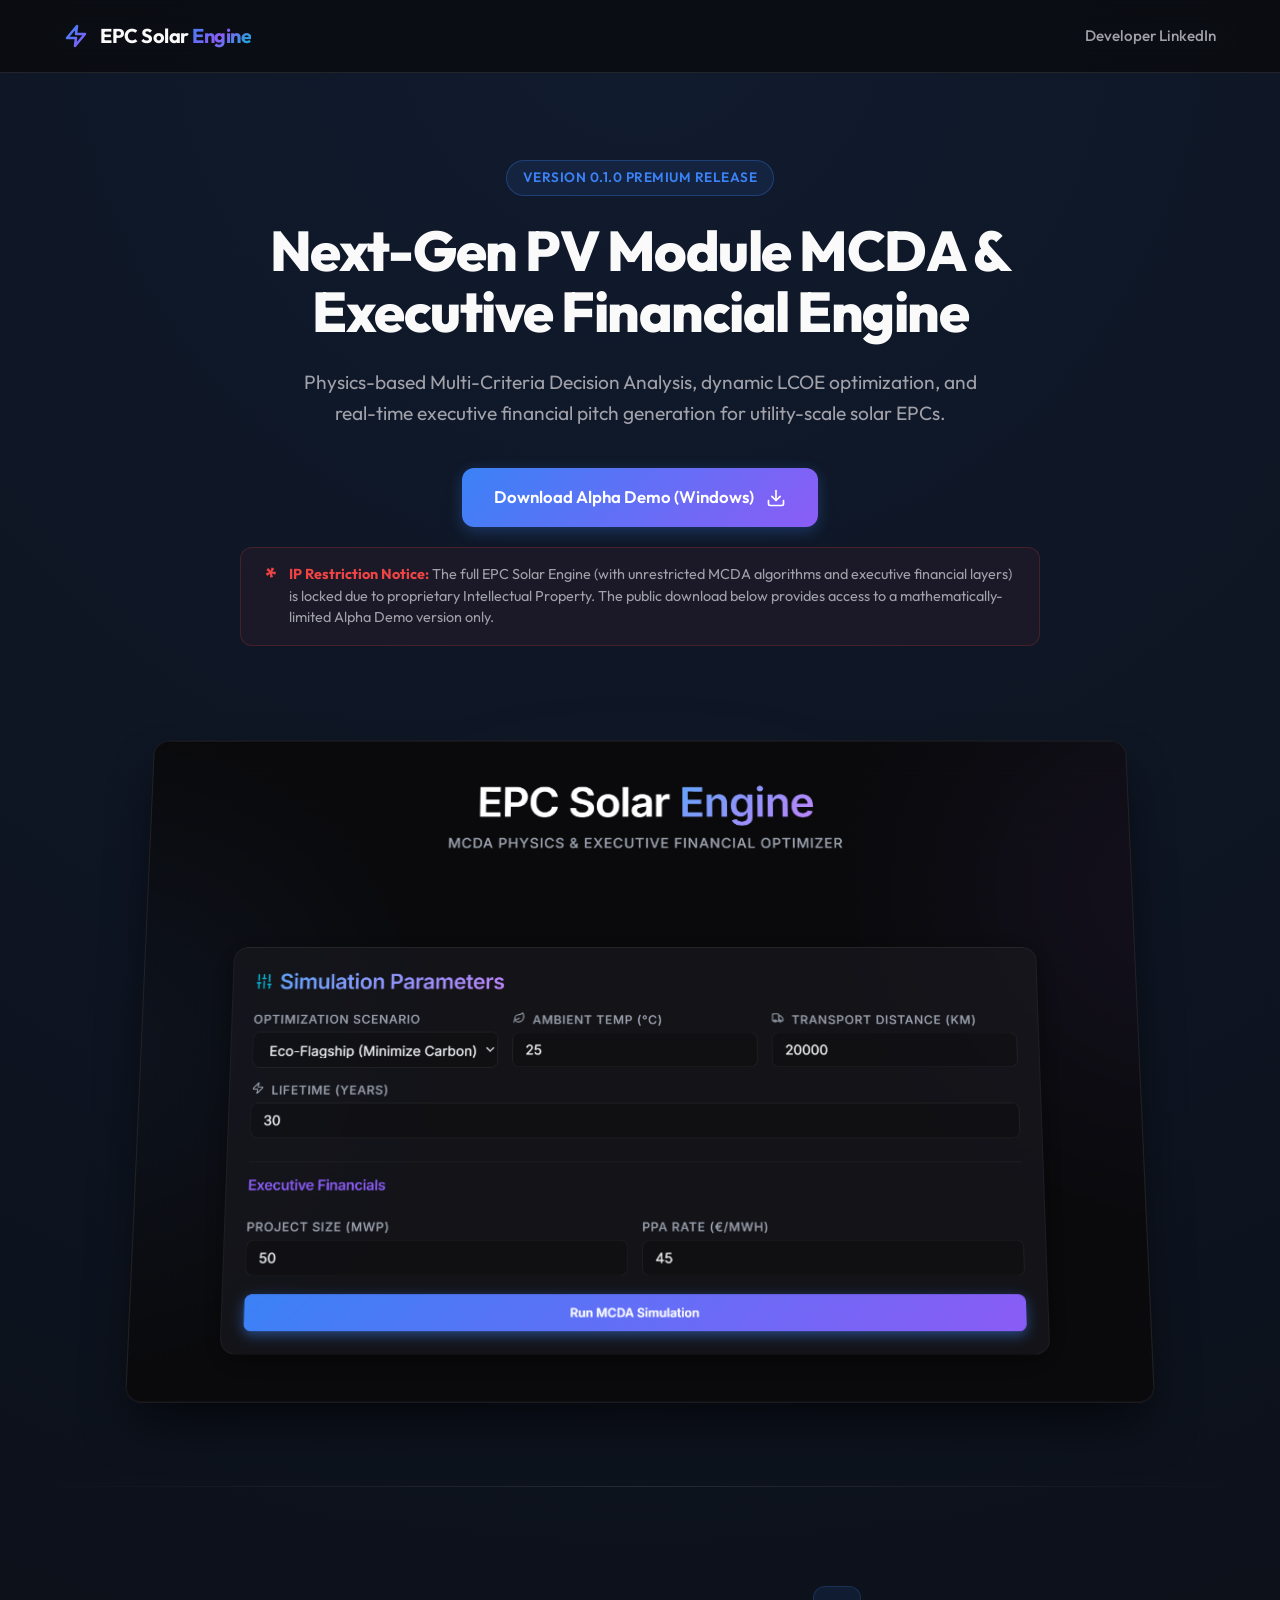
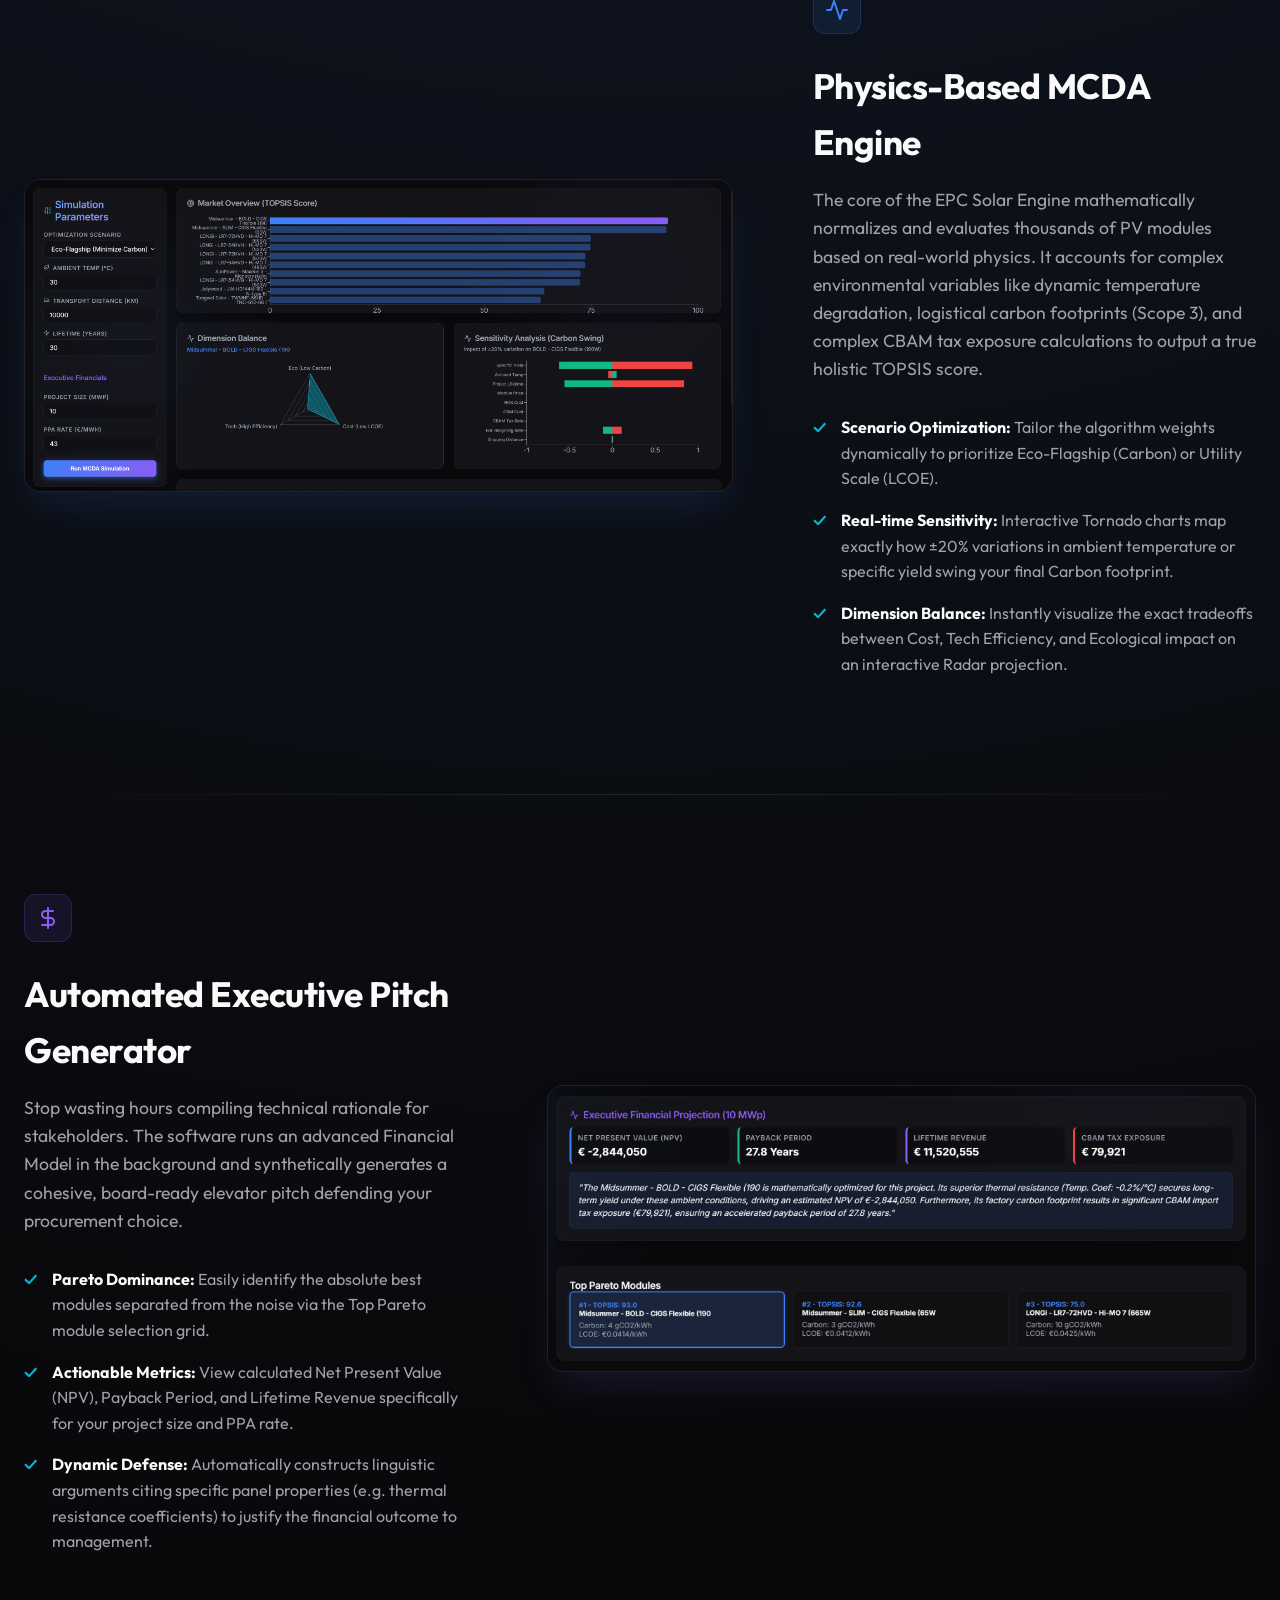
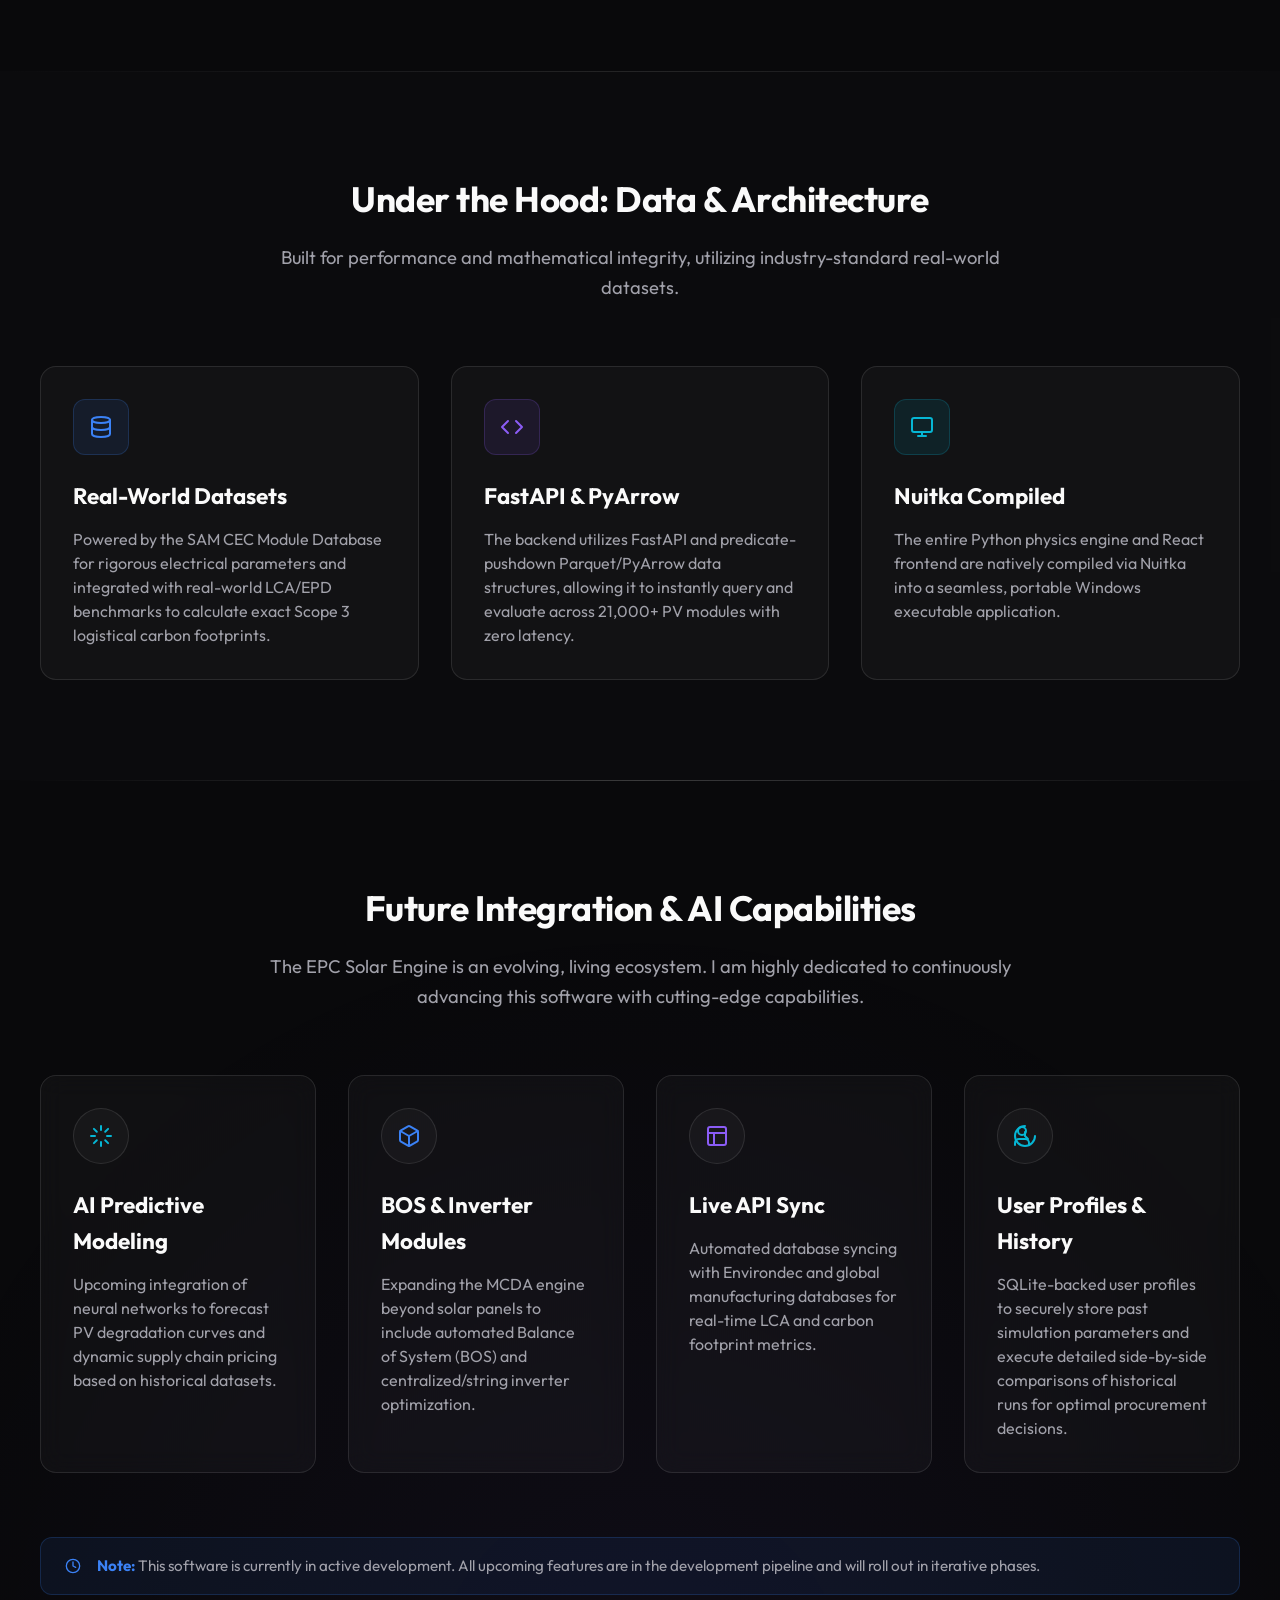
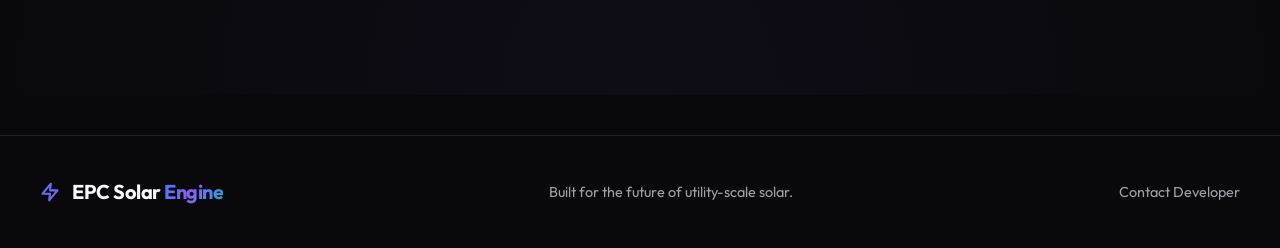
<file: index.html>
<!DOCTYPE html>
<html lang="en">
<head>
  <meta charset="UTF-8">
  <meta name="viewport" content="width=device-width, initial-scale=1.0">
  <meta name="description" content="EPC Solar Engine - A Next-Generation PV Module MCDA & Executive Financial Engine for optimal solar project planning and procurement.">
  <title>EPC Solar Engine | PV Module MCDA & Financial Optimizer</title>
  
  <!-- Google Fonts: Outfit for modern geometric typography -->
  <link rel="preconnect" href="https://fonts.googleapis.com">
  <link rel="preconnect" href="https://fonts.gstatic.com" crossorigin>
  <link href="https://fonts.googleapis.com/css2?family=Outfit:wght@300;400;500;600;700;800&display=swap" rel="stylesheet">
  
  <link rel="stylesheet" href="styles.css">
</head>
<body>

  <!-- Navigation -->
  <nav class="navbar">
    <div class="nav-container">
      <div class="logo">
        <svg xmlns="http://www.w3.org/2000/svg" width="24" height="24" viewBox="0 0 24 24" fill="none" stroke="url(#logo-gradient)" stroke-width="2.5" stroke-linecap="round" stroke-linejoin="round"><polygon points="13 2 3 14 12 14 11 22 21 10 12 10 13 2"></polygon><defs><linearGradient id="logo-gradient" x1="0%" y1="0%" x2="100%" y2="100%"><stop offset="0%" stop-color="#3b82f6" /><stop offset="100%" stop-color="#8b5cf6" /></linearGradient></defs></svg>
        <span>EPC Solar <span class="text-gradient">Engine</span></span>
      </div>
      <a href="https://www.linkedin.com/in/yashjgupta/" target="_blank" rel="noopener noreferrer" class="nav-link">Developer LinkedIn</a>
    </div>
  </nav>

  <!-- Hero Section -->
  <header class="hero" id="hero">
    <div class="hero-content">
      <div class="badge">Version 0.1.0 Premium Release</div>
      <h1 class="hero-title">Next-Gen PV Module MCDA &<br/>Executive Financial Engine</h1>
      <p class="hero-subtitle">
        Physics-based Multi-Criteria Decision Analysis, dynamic LCOE optimization, and real-time executive financial pitch generation for utility-scale solar EPCs.
      </p>
      
      <div class="cta-group">
        <a href="https://github.com/Realsinister/epc-solar-landing-page/releases" target="_blank" rel="noopener noreferrer" class="btn-primary">
          <span>Download Alpha Demo (Windows)</span>
          <svg xmlns="http://www.w3.org/2000/svg" width="20" height="20" viewBox="0 0 24 24" fill="none" stroke="currentColor" stroke-width="2" stroke-linecap="round" stroke-linejoin="round"><path d="M21 15v4a2 2 0 0 1-2 2H5a2 2 0 0 1-2-2v-4"></path><polyline points="7 10 12 15 17 10"></polyline><line x1="12" y1="15" x2="12" y2="3"></line></svg>
        </a>
      </div>
      <div class="ip-disclaimer">
        <span class="asterisk">*</span>
        <p><strong>IP Restriction Notice:</strong> The full EPC Solar Engine (with unrestricted MCDA algorithms and executive financial layers) is locked due to proprietary Intellectual Property. The public download below provides access to a mathematically-limited Alpha Demo version only.</p>
      </div>
    </div>

    <!-- Hero Image 3D Presentation -->
    <div class="hero-visual-wrapper">
      <div class="glow-orb"></div>
      <img src="assets/home_page.png" alt="EPC Solar Engine Home Page Dashboard" class="hero-image" id="heroImage" />
    </div>
  </header>

  <!-- Features Section 1: Physics Engine -->
  <section class="feature-section" id="physics-engine">
    <div class="feature-container">
      <div class="feature-visual">
        <img src="assets/hero_dashboard.png" alt="Physics Engine Dashboard with Radar and Tornado Charts" class="feature-image shadow-blue" />
      </div>
      <div class="feature-text">
        <div class="feature-icon-wrapper blue">
          <svg xmlns="http://www.w3.org/2000/svg" width="24" height="24" viewBox="0 0 24 24" fill="none" stroke="currentColor" stroke-width="2" stroke-linecap="round" stroke-linejoin="round"><path d="M22 12h-4l-3 9L9 3l-3 9H2"></path></svg>
        </div>
        <h2 class="feature-heading">Physics-Based MCDA Engine</h2>
        <p class="feature-description">
          The core of the EPC Solar Engine mathematically normalizes and evaluates thousands of PV modules based on real-world physics. It accounts for complex environmental variables like dynamic temperature degradation, logistical carbon footprints (Scope 3), and complex CBAM tax exposure calculations to output a true holistic TOPSIS score.
        </p>
        <ul class="feature-list">
          <li><strong>Scenario Optimization:</strong> Tailor the algorithm weights dynamically to prioritize Eco-Flagship (Carbon) or Utility Scale (LCOE).</li>
          <li><strong>Real-time Sensitivity:</strong> Interactive Tornado charts map exactly how ±20% variations in ambient temperature or specific yield swing your final Carbon footprint.</li>
          <li><strong>Dimension Balance:</strong> Instantly visualize the exact tradeoffs between Cost, Tech Efficiency, and Ecological impact on an interactive Radar projection.</li>
        </ul>
      </div>
    </div>
  </section>

  <!-- Features Section 2: Executive Pitch -->
  <section class="feature-section reverse" id="executive-pitch">
    <div class="feature-container">
      <div class="feature-visual">
        <img src="assets/executive_pitch.png" alt="Executive Financial Pitch and Pareto Modules Grid" class="feature-image shadow-purple" />
      </div>
      <div class="feature-text">
        <div class="feature-icon-wrapper purple">
          <svg xmlns="http://www.w3.org/2000/svg" width="24" height="24" viewBox="0 0 24 24" fill="none" stroke="currentColor" stroke-width="2" stroke-linecap="round" stroke-linejoin="round"><path d="M12 2v20"></path><path d="M17 5H9.5a3.5 3.5 0 0 0 0 7h5a3.5 3.5 0 0 1 0 7H6"></path></svg>
        </div>
        <h2 class="feature-heading">Automated Executive Pitch Generator</h2>
        <p class="feature-description">
          Stop wasting hours compiling technical rationale for stakeholders. The software runs an advanced Financial Model in the background and synthetically generates a cohesive, board-ready elevator pitch defending your procurement choice.
        </p>
        <ul class="feature-list">
          <li><strong>Pareto Dominance:</strong> Easily identify the absolute best modules separated from the noise via the Top Pareto module selection grid.</li>
          <li><strong>Actionable Metrics:</strong> View calculated Net Present Value (NPV), Payback Period, and Lifetime Revenue specifically for your project size and PPA rate.</li>
          <li><strong>Dynamic Defense:</strong> Automatically constructs linguistic arguments citing specific panel properties (e.g. thermal resistance coefficients) to justify the financial outcome to management.</li>
        </ul>
      </div>
    </div>
  </section>

  <!-- Technical Specs & Data Architecture -->
  <section class="tech-section" id="data-architecture">
    <div class="tech-container">
      <div class="tech-header">
        <h2 class="feature-heading">Under the Hood: Data & Architecture</h2>
        <p class="tech-subtitle">Built for performance and mathematical integrity, utilizing industry-standard real-world datasets.</p>
      </div>
      
      <div class="tech-grid">
        <div class="tech-card">
          <div class="tech-icon blue">
            <svg xmlns="http://www.w3.org/2000/svg" width="24" height="24" viewBox="0 0 24 24" fill="none" stroke="currentColor" stroke-width="2" stroke-linecap="round" stroke-linejoin="round"><ellipse cx="12" cy="5" rx="9" ry="3"></ellipse><path d="M21 12c0 1.66-4 3-9 3s-9-1.34-9-3"></path><path d="M3 5v14c0 1.66 4 3 9 3s9-1.34 9-3V5"></path></svg>
          </div>
          <h3>Real-World Datasets</h3>
          <p>Powered by the SAM CEC Module Database for rigorous electrical parameters and integrated with real-world LCA/EPD benchmarks to calculate exact Scope 3 logistical carbon footprints.</p>
        </div>
        <div class="tech-card">
          <div class="tech-icon purple">
            <svg xmlns="http://www.w3.org/2000/svg" width="24" height="24" viewBox="0 0 24 24" fill="none" stroke="currentColor" stroke-width="2" stroke-linecap="round" stroke-linejoin="round"><polyline points="16 18 22 12 16 6"></polyline><polyline points="8 6 2 12 8 18"></polyline></svg>
          </div>
          <h3>FastAPI & PyArrow</h3>
          <p>The backend utilizes FastAPI and predicate-pushdown Parquet/PyArrow data structures, allowing it to instantly query and evaluate across 21,000+ PV modules with zero latency.</p>
        </div>
        <div class="tech-card">
          <div class="tech-icon cyan">
            <svg xmlns="http://www.w3.org/2000/svg" width="24" height="24" viewBox="0 0 24 24" fill="none" stroke="currentColor" stroke-width="2" stroke-linecap="round" stroke-linejoin="round"><rect x="2" y="3" width="20" height="14" rx="2" ry="2"></rect><line x1="8" y1="21" x2="16" y2="21"></line><line x1="12" y1="17" x2="12" y2="21"></line></svg>
          </div>
          <h3>Nuitka Compiled</h3>
          <p>The entire Python physics engine and React frontend are natively compiled via Nuitka into a seamless, portable Windows executable application.</p>
        </div>
      </div>
    </div>
  </section>

  <!-- Future Roadmap Section -->
  <section class="roadmap-section" id="roadmap">
    <div class="roadmap-container">
      <div class="roadmap-header">
        <h2 class="feature-heading">Future Integration & AI Capabilities</h2>
        <p class="roadmap-subtitle">The EPC Solar Engine is an evolving, living ecosystem. I am highly dedicated to continuously advancing this software with cutting-edge capabilities.</p>
      </div>
      
      <div class="roadmap-grid">
        <div class="roadmap-card">
          <div class="roadmap-icon">
            <svg xmlns="http://www.w3.org/2000/svg" width="24" height="24" viewBox="0 0 24 24" fill="none" stroke="var(--accent-cyan)" stroke-width="2" stroke-linecap="round" stroke-linejoin="round"><path d="M12 2v4"></path><path d="m16.2 7.8 2.9-2.9"></path><path d="M18 12h4"></path><path d="m16.2 16.2 2.9 2.9"></path><path d="M12 18v4"></path><path d="m4.9 19.1 2.9-2.9"></path><path d="M2 12h4"></path><path d="m4.9 4.9 2.9 2.9"></path></svg>
          </div>
          <h3>AI Predictive Modeling</h3>
          <p>Upcoming integration of neural networks to forecast PV degradation curves and dynamic supply chain pricing based on historical datasets.</p>
        </div>
        <div class="roadmap-card">
          <div class="roadmap-icon">
            <svg xmlns="http://www.w3.org/2000/svg" width="24" height="24" viewBox="0 0 24 24" fill="none" stroke="var(--accent-blue)" stroke-width="2" stroke-linecap="round" stroke-linejoin="round"><path d="M21 16V8a2 2 0 0 0-1-1.73l-7-4a2 2 0 0 0-2 0l-7 4A2 2 0 0 0 3 8v8a2 2 0 0 0 1 1.73l7 4a2 2 0 0 0 2 0l7-4A2 2 0 0 0 21 16z"></path><polyline points="3.29 7 12 12 20.71 7"></polyline><line x1="12" y1="22" x2="12" y2="12"></line></svg>
          </div>
          <h3>BOS & Inverter Modules</h3>
          <p>Expanding the MCDA engine beyond solar panels to include automated Balance of System (BOS) and centralized/string inverter optimization.</p>
        </div>
        <div class="roadmap-card">
          <div class="roadmap-icon">
            <svg xmlns="http://www.w3.org/2000/svg" width="24" height="24" viewBox="0 0 24 24" fill="none" stroke="var(--accent-purple)" stroke-width="2" stroke-linecap="round" stroke-linejoin="round"><rect x="3" y="3" width="18" height="18" rx="2" ry="2"></rect><line x1="3" y1="9" x2="21" y2="9"></line><line x1="9" y1="21" x2="9" y2="9"></line></svg>
          </div>
          <h3>Live API Sync</h3>
          <p>Automated database syncing with Environdec and global manufacturing databases for real-time LCA and carbon footprint metrics.</p>
        </div>
        <div class="roadmap-card">
          <div class="roadmap-icon">
            <svg xmlns="http://www.w3.org/2000/svg" width="24" height="24" viewBox="0 0 24 24" fill="none" stroke="var(--accent-cyan)" stroke-width="2" stroke-linecap="round" stroke-linejoin="round"><path d="M16 21v-2a4 4 0 0 0-4-4H6a4 4 0 0 0-4 4v2"></path><circle cx="9" cy="7" r="4"></circle><path d="M12 8v4l3 3"></path><path d="M22 12A10 10 0 1 1 12 2"></path></svg>
          </div>
          <h3>User Profiles & History</h3>
          <p>SQLite-backed user profiles to securely store past simulation parameters and execute detailed side-by-side comparisons of historical runs for optimal procurement decisions.</p>
        </div>
      </div>

      <div class="development-notice">
        <svg xmlns="http://www.w3.org/2000/svg" width="16" height="16" viewBox="0 0 24 24" fill="none" stroke="currentColor" stroke-width="2" stroke-linecap="round" stroke-linejoin="round"><path d="M12 22c5.523 0 10-4.477 10-10S17.523 2 12 2 2 6.477 2 12s4.477 10 10 10z"></path><polyline points="12 6 12 12 16 14"></polyline></svg>
        <p><strong>Note:</strong> This software is currently in active development. All upcoming features are in the development pipeline and will roll out in iterative phases.</p>
      </div>
    </div>
  </section>

  <!-- Footer -->
  <footer class="footer">
    <div class="footer-content">
      <div class="logo">
        <svg xmlns="http://www.w3.org/2000/svg" width="20" height="20" viewBox="0 0 24 24" fill="none" stroke="url(#logo-gradient)" stroke-width="2.5" stroke-linecap="round" stroke-linejoin="round"><polygon points="13 2 3 14 12 14 11 22 21 10 12 10 13 2"></polygon></svg>
        <span>EPC Solar <span class="text-gradient">Engine</span></span>
      </div>
      <p class="footer-text">Built for the future of utility-scale solar.</p>
      <div class="footer-links">
        <a href="https://www.linkedin.com/in/yashjgupta/" target="_blank" rel="noopener noreferrer">Contact Developer</a>
      </div>
    </div>
  </footer>

</body>
</html>
</file>
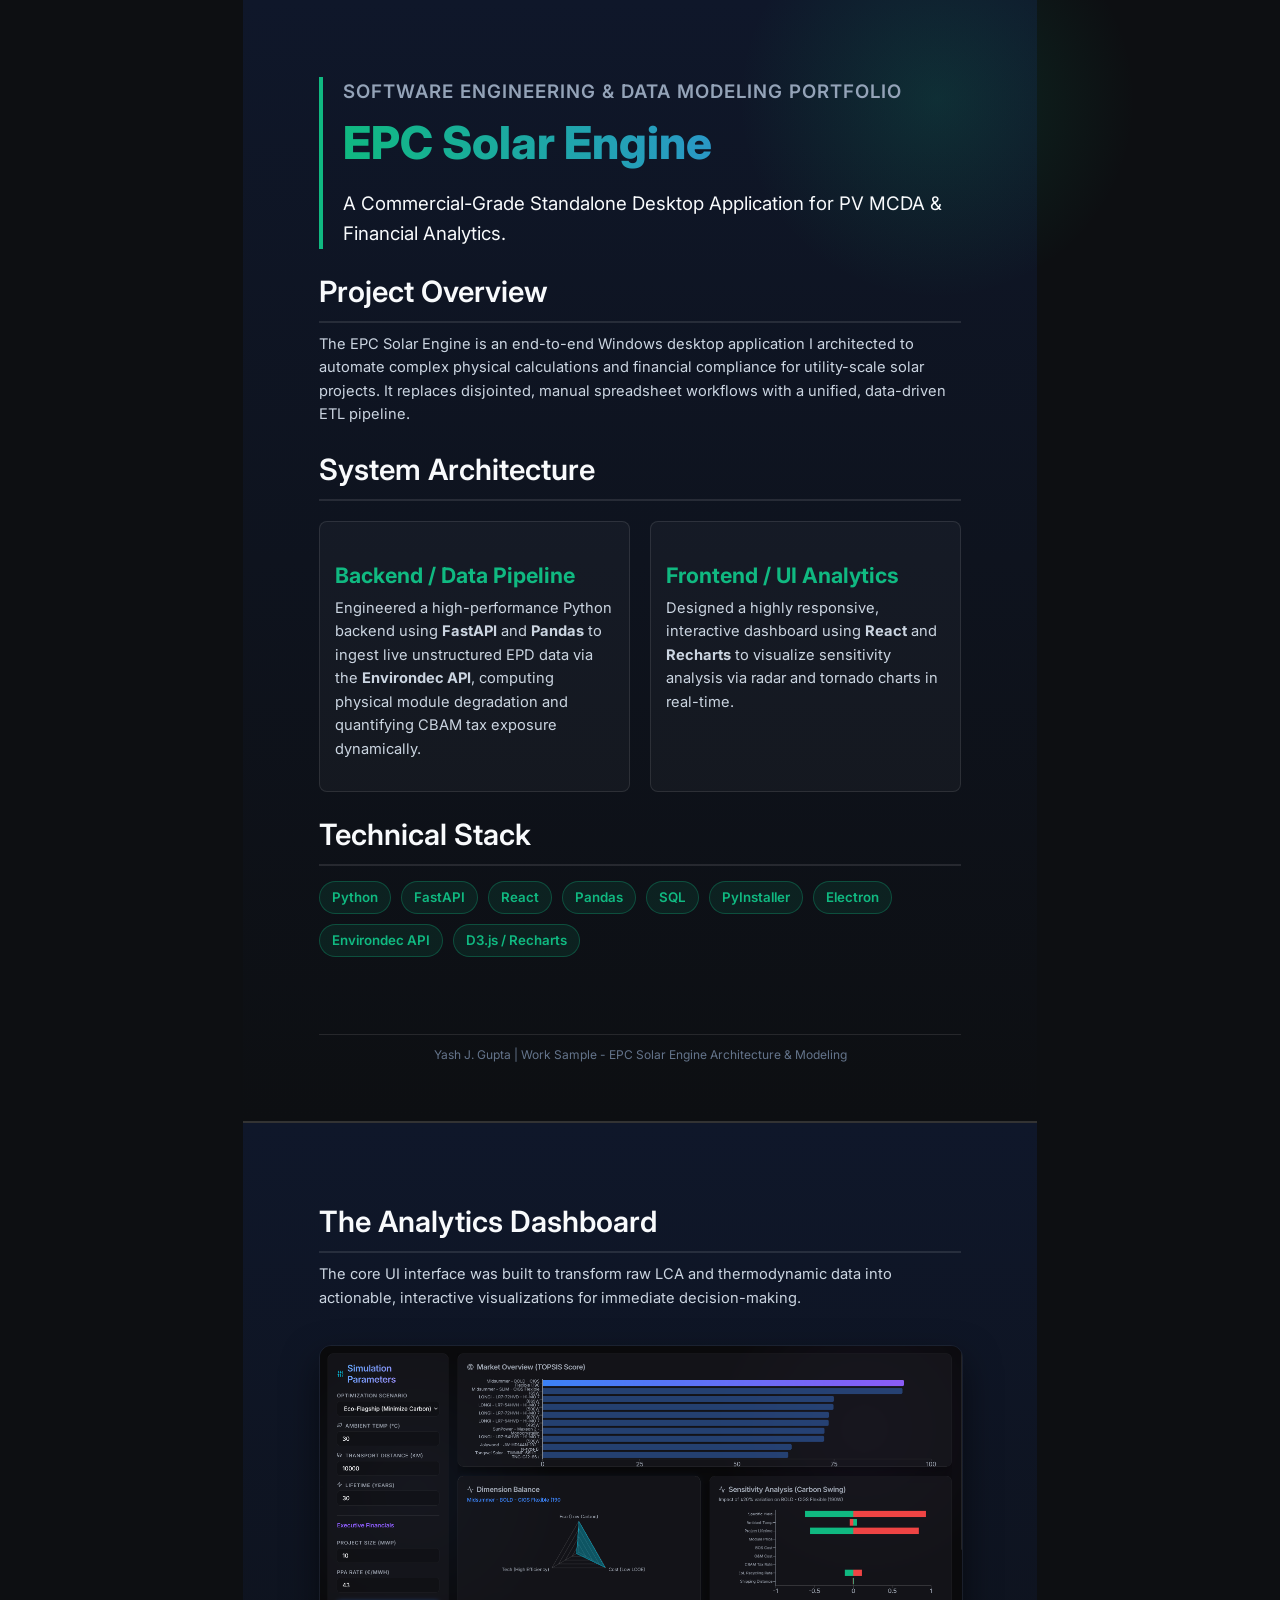
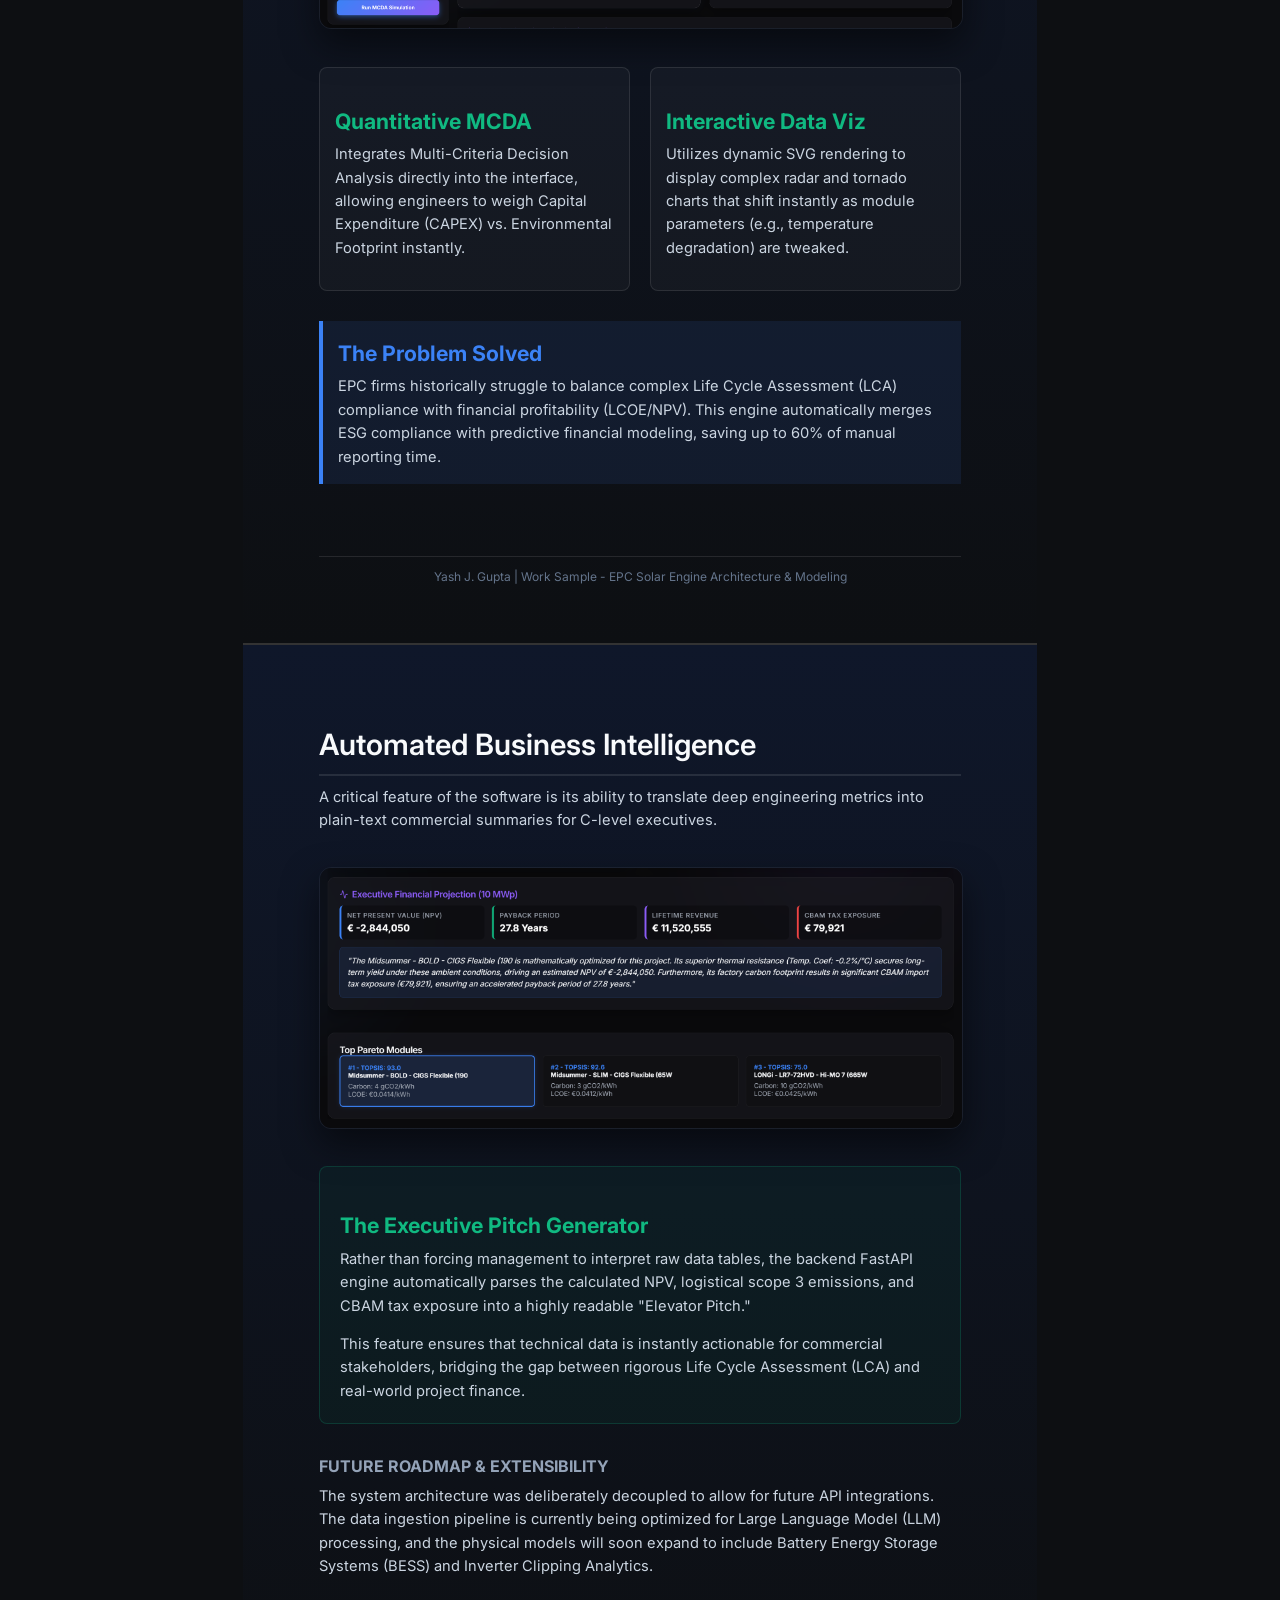
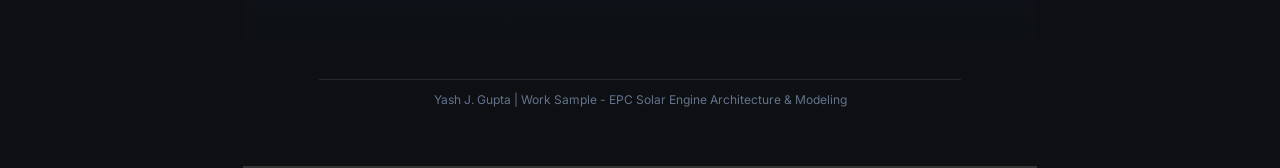
<file: portfolio_work_sample.html>
<!DOCTYPE html>
<html lang="en">
<head>
    <meta charset="UTF-8">
    <title>EPC Solar Engine - Work Sample</title>
    <style>
        @import url('https://fonts.googleapis.com/css2?family=Inter:wght@300;400;600;800&display=swap');

        :root {
            --bg-color: #0d0f12;
            --text-color: #e2e8f0;
            --accent-glow: #10b981;
            --secondary-bg: #1e293b;
        }

        body {
            margin: 0;
            padding: 0;
            font-family: 'Inter', sans-serif;
            background-color: var(--bg-color);
            color: var(--text-color);
            line-height: 1.6;
        }

        /* A4 Print Layout Settings */
        @page {
            size: A4;
            margin: 0;
        }

        @media print {
            body {
                -webkit-print-color-adjust: exact;
                print-color-adjust: exact;
            }
            .page {
                page-break-after: always;
                height: 297mm;
                width: 210mm;
                padding: 20mm;
                box-sizing: border-box;
                position: relative;
                overflow: hidden;
            }
        }

        .page {
            width: 210mm;
            min-height: 297mm;
            margin: 0 auto;
            padding: 15mm 20mm;
            box-sizing: border-box;
            background: linear-gradient(180deg, #0f172a 0%, #0d0f12 100%);
            position: relative;
            border-bottom: 2px solid #333;
            page-break-after: always;
            display: flex;
            flex-direction: column;
            justify-content: space-between;
        }

        /* Decorative Elements */
        .glow-orb {
            position: absolute;
            width: 400px;
            height: 400px;
            background: radial-gradient(circle, rgba(16,185,129,0.15) 0%, rgba(16,185,129,0) 70%);
            top: -100px;
            right: -100px;
            z-index: 0;
            border-radius: 50%;
        }

        .content {
            position: relative;
            z-index: 1;
            flex-grow: 1;
        }

        /* Typography */
        h1 {
            font-size: 34pt;
            font-weight: 800;
            margin: 0 0 5px 0;
            background: linear-gradient(90deg, #10b981, #3b82f6);
            -webkit-background-clip: text;
            -webkit-text-fill-color: transparent;
        }
        
        h2 {
            font-size: 22pt;
            font-weight: 600;
            color: #f8fafc;
            margin-top: 20px;
            border-bottom: 2px solid rgba(255,255,255,0.1);
            padding-bottom: 5px;
            margin-bottom: 10px;
        }

        h3 {
            font-size: 16pt;
            color: #10b981;
            margin-bottom: 5px;
        }

        p {
            font-size: 11pt;
            color: #cbd5e1;
            margin-top: 0;
        }

        /* Cover Specific */
        .cover-header {
            margin-top: 20px;
            margin-bottom: 20px;
            border-left: 4px solid #10b981;
            padding-left: 20px;
        }

        .subtitle {
            font-size: 14pt;
            color: #94a3b8;
            letter-spacing: 1px;
            text-transform: uppercase;
            font-weight: 600;
        }

        .tech-stack {
            display: flex;
            flex-wrap: wrap;
            gap: 10px;
            margin-top: 15px;
        }

        .tech-pill {
            background: rgba(16, 185, 129, 0.1);
            border: 1px solid rgba(16, 185, 129, 0.3);
            padding: 5px 12px;
            border-radius: 20px;
            font-size: 10pt;
            font-weight: 600;
            color: #10b981;
        }

        /* Images */
        .screenshot {
            width: 100%;
            border-radius: 12px;
            box-shadow: 0 15px 35px rgba(0,0,0,0.5);
            margin-top: 20px;
            border: 1px solid rgba(255,255,255,0.05);
        }

        /* Two Column Layout */
        .grid {
            display: grid;
            grid-template-columns: 1fr 1fr;
            gap: 20px;
            margin-top: 20px;
        }

        .card {
            background: rgba(255,255,255,0.03);
            border: 1px solid rgba(255,255,255,0.1);
            padding: 15px;
            border-radius: 8px;
        }

        .footer {
            margin-top: 15px;
            font-size: 9pt;
            color: #64748b;
            text-align: center;
            border-top: 1px solid rgba(255,255,255,0.1);
            padding-top: 10px;
            z-index: 10;
        }
    </style>
</head>
<body>

    <!-- PAGE 1: Cover & Architecture -->
    <div class="page">
        <div class="glow-orb"></div>
        <div class="content">
            <div class="cover-header">
                <div class="subtitle">Software Engineering & Data Modeling Portfolio</div>
                <h1>EPC Solar Engine</h1>
                <p style="font-size: 14pt; margin-top: 10px; color: #f8fafc;">A Commercial-Grade Standalone Desktop Application for PV MCDA & Financial Analytics.</p>
            </div>

            <h2>Project Overview</h2>
            <p>
                The EPC Solar Engine is an end-to-end Windows desktop application I architected to automate complex physical calculations and financial compliance for utility-scale solar projects. It replaces disjointed, manual spreadsheet workflows with a unified, data-driven ETL pipeline.
            </p>

            <h2>System Architecture</h2>
            <div class="grid">
                <div class="card">
                    <h3>Backend / Data Pipeline</h3>
                    <p>Engineered a high-performance Python backend using <strong>FastAPI</strong> and <strong>Pandas</strong> to ingest live unstructured EPD data via the <strong>Environdec API</strong>, computing physical module degradation and quantifying CBAM tax exposure dynamically.</p>
                </div>
                <div class="card">
                    <h3>Frontend / UI Analytics</h3>
                    <p>Designed a highly responsive, interactive dashboard using <strong>React</strong> and <strong>Recharts</strong> to visualize sensitivity analysis via radar and tornado charts in real-time.</p>
                </div>
            </div>

            <h2>Technical Stack</h2>
            <div class="tech-stack">
                <div class="tech-pill">Python</div>
                <div class="tech-pill">FastAPI</div>
                <div class="tech-pill">React</div>
                <div class="tech-pill">Pandas</div>
                <div class="tech-pill">SQL</div>
                <div class="tech-pill">PyInstaller</div>
                <div class="tech-pill">Electron</div>
                <div class="tech-pill">Environdec API</div>
                <div class="tech-pill">D3.js / Recharts</div>
            </div>
        </div>
        <div class="footer">Yash J. Gupta | Work Sample - EPC Solar Engine Architecture & Modeling</div>
    </div>

    <!-- PAGE 2: The Dashboard UI -->
    <div class="page">
        <div class="content">
            <h2>The Analytics Dashboard</h2>
            <p>The core UI interface was built to transform raw LCA and thermodynamic data into actionable, interactive visualizations for immediate decision-making.</p>
            
            <!-- Replace with correct path -->
            <img class="screenshot" src="assets/hero_dashboard.png" alt="Hero Dashboard">

            <div class="grid" style="margin-top: 30px;">
                <div class="card">
                    <h3>Quantitative MCDA</h3>
                    <p>Integrates Multi-Criteria Decision Analysis directly into the interface, allowing engineers to weigh Capital Expenditure (CAPEX) vs. Environmental Footprint instantly.</p>
                </div>
                <div class="card">
                    <h3>Interactive Data Viz</h3>
                    <p>Utilizes dynamic SVG rendering to display complex radar and tornado charts that shift instantly as module parameters (e.g., temperature degradation) are tweaked.</p>
                </div>
            </div>
            
            <div style="margin-top: 30px; background: rgba(59, 130, 246, 0.1); border-left: 4px solid #3b82f6; padding: 15px;">
                <h3 style="color: #3b82f6; margin-top: 0;">The Problem Solved</h3>
                <p style="margin-bottom: 0;">EPC firms historically struggle to balance complex Life Cycle Assessment (LCA) compliance with financial profitability (LCOE/NPV). This engine automatically merges ESG compliance with predictive financial modeling, saving up to 60% of manual reporting time.</p>
            </div>
        </div>
        <div class="footer">Yash J. Gupta | Work Sample - EPC Solar Engine Architecture & Modeling</div>
    </div>

    <!-- PAGE 3: Business Intelligence Automation -->
    <div class="page">
        <div class="content">
            <h2>Automated Business Intelligence</h2>
            <p>A critical feature of the software is its ability to translate deep engineering metrics into plain-text commercial summaries for C-level executives.</p>
            
            <img class="screenshot" src="assets/executive_pitch.png" alt="Executive Pitch Generation">

            <div style="margin-top: 30px; background: rgba(16, 185, 129, 0.05); padding: 20px; border-radius: 8px; border: 1px solid rgba(16,185,129,0.2);">
                <h3>The Executive Pitch Generator</h3>
                <p>
                    Rather than forcing management to interpret raw data tables, the backend FastAPI engine automatically parses the calculated NPV, logistical scope 3 emissions, and CBAM tax exposure into a highly readable "Elevator Pitch."
                </p>
                <p style="margin-bottom: 0;">
                    This feature ensures that technical data is instantly actionable for commercial stakeholders, bridging the gap between rigorous Life Cycle Assessment (LCA) and real-world project finance.
                </p>
            </div>
            
            <div style="margin-top: 30px;">
                <h3 style="color: #94a3b8; font-size: 12pt; text-transform: uppercase;">Future Roadmap & Extensibility</h3>
                <p>The system architecture was deliberately decoupled to allow for future API integrations. The data ingestion pipeline is currently being optimized for Large Language Model (LLM) processing, and the physical models will soon expand to include Battery Energy Storage Systems (BESS) and Inverter Clipping Analytics.</p>
            </div>
        </div>
        <div class="footer">Yash J. Gupta | Work Sample - EPC Solar Engine Architecture & Modeling</div>
    </div>

</body>
</html>
</file>
<file: styles.css>
/* CSS Variables & Reset */
:root {
  --bg-main: #09090b;
  --bg-card: rgba(255, 255, 255, 0.03);
  --bg-card-hover: rgba(255, 255, 255, 0.06);
  --text-main: #fafafa;
  --text-muted: #a1a1aa;
  
  --accent-blue: #3b82f6;
  --accent-purple: #8b5cf6;
  --accent-cyan: #06b6d4;
  
  --border-light: rgba(255, 255, 255, 0.1);
  --border-highlight: rgba(255, 255, 255, 0.2);
}

* {
  box-sizing: border-box;
  margin: 0;
  padding: 0;
}

body {
  font-family: 'Outfit', -apple-system, BlinkMacSystemFont, "Segoe UI", Roboto, Helvetica, Arial, sans-serif;
  background-color: var(--bg-main);
  color: var(--text-main);
  line-height: 1.6;
  overflow-x: hidden;
  /* Subtle background radial glow */
  background-image: radial-gradient(circle at 50% 0%, rgba(59, 130, 246, 0.15), transparent 60%);
}

/* Typography Utilities */
.text-gradient {
  background: linear-gradient(135deg, var(--accent-blue), var(--accent-purple), var(--accent-cyan));
  -webkit-background-clip: text;
  -webkit-text-fill-color: transparent;
  background-clip: text;
}

/* Navigation */
.navbar {
  position: fixed;
  top: 0;
  width: 100%;
  padding: 20px 0;
  z-index: 1000;
  backdrop-filter: blur(12px);
  -webkit-backdrop-filter: blur(12px);
  border-bottom: 1px solid var(--border-light);
  background: rgba(9, 9, 11, 0.7);
}

.nav-container {
  max-width: 1200px;
  margin: 0 auto;
  padding: 0 24px;
  display: flex;
  justify-content: space-between;
  align-items: center;
}

.logo {
  display: flex;
  align-items: center;
  gap: 12px;
  font-size: 1.25rem;
  font-weight: 700;
  letter-spacing: -0.5px;
}

.nav-link {
  color: var(--text-muted);
  text-decoration: none;
  font-weight: 500;
  font-size: 0.95rem;
  transition: color 0.2s ease;
}

.nav-link:hover {
  color: var(--text-main);
}

/* Hero Section */
.hero {
  padding: 160px 24px 80px;
  max-width: 1200px;
  margin: 0 auto;
  text-align: center;
  display: flex;
  flex-direction: column;
  align-items: center;
}

.badge {
  display: inline-block;
  padding: 6px 16px;
  border-radius: 9999px;
  background: rgba(59, 130, 246, 0.1);
  border: 1px solid rgba(59, 130, 246, 0.3);
  color: var(--accent-blue);
  font-size: 0.85rem;
  font-weight: 600;
  letter-spacing: 0.5px;
  text-transform: uppercase;
  margin-bottom: 24px;
  animation: fadeUp 0.8s ease-out;
}

.hero-title {
  font-size: 3.5rem;
  font-weight: 800;
  line-height: 1.1;
  letter-spacing: -1.5px;
  margin-bottom: 24px;
  animation: fadeUp 0.8s ease-out 0.1s both;
}

.hero-subtitle {
  font-size: 1.2rem;
  color: var(--text-muted);
  max-width: 700px;
  margin: 0 auto 40px;
  animation: fadeUp 0.8s ease-out 0.2s both;
}

.cta-group {
  display: flex;
  justify-content: center;
  gap: 16px;
  margin-bottom: 20px;
  animation: fadeUp 0.8s ease-out 0.3s both;
}

.btn-primary {
  display: flex;
  align-items: center;
  gap: 12px;
  background: linear-gradient(135deg, var(--accent-blue), var(--accent-purple));
  color: white;
  text-decoration: none;
  padding: 16px 32px;
  border-radius: 12px;
  font-weight: 600;
  font-size: 1.05rem;
  transition: all 0.3s ease;
  box-shadow: 0 4px 15px rgba(59, 130, 246, 0.3);
}

.btn-primary:hover {
  transform: translateY(-2px);
  box-shadow: 0 8px 25px rgba(59, 130, 246, 0.4);
}

.ip-disclaimer {
  font-size: 0.9rem;
  color: var(--text-muted);
  display: flex;
  align-items: flex-start;
  justify-content: center;
  gap: 12px;
  animation: fadeUp 0.8s ease-out 0.4s both;
  background: rgba(239, 68, 68, 0.05);
  border: 1px solid rgba(239, 68, 68, 0.2);
  padding: 16px 24px;
  border-radius: 12px;
  max-width: 800px;
  margin: 0 auto;
}

.ip-disclaimer .asterisk {
  color: #ef4444;
  font-size: 1.5rem;
  line-height: 1;
  font-weight: 700;
}

.ip-disclaimer p {
  text-align: left;
  line-height: 1.5;
}

.ip-disclaimer strong {
  color: #ef4444;
}

/* 3D Visual Presentation */
.hero-visual-wrapper {
  position: relative;
  margin-top: 80px;
  width: 100%;
  max-width: 1000px;
  perspective: 2000px;
  animation: fadeUp 1s ease-out 0.5s both;
}

.glow-orb {
  position: absolute;
  top: 50%;
  left: 50%;
  transform: translate(-50%, -50%);
  width: 80%;
  height: 80%;
  background: radial-gradient(circle, rgba(139, 92, 246, 0.2), transparent 70%);
  filter: blur(60px);
  z-index: -1;
}

.hero-image {
  width: 100%;
  height: auto;
  border-radius: 16px;
  border: 1px solid var(--border-light);
  box-shadow: 0 25px 50px -12px rgba(0, 0, 0, 0.7);
  transform: rotateX(10deg) rotateY(0deg);
  transition: transform 0.5s cubic-bezier(0.2, 0.8, 0.2, 1);
  background: var(--bg-main);
}

.hero-visual-wrapper:hover .hero-image {
  transform: rotateX(2deg) rotateY(0deg);
}

/* Feature Sections */
.feature-section {
  padding: 100px 24px;
  position: relative;
}

.feature-section::before {
  content: '';
  position: absolute;
  top: 0;
  left: 0;
  right: 0;
  height: 1px;
  background: linear-gradient(90deg, transparent, var(--border-light), transparent);
}

.feature-container {
  max-width: 1400px;
  margin: 0 auto;
  display: flex;
  align-items: center;
  gap: 80px;
}

.feature-section.reverse .feature-container {
  flex-direction: row-reverse;
}

.feature-text {
  flex: 1;
}

.feature-icon-wrapper {
  width: 48px;
  height: 48px;
  border-radius: 12px;
  display: flex;
  align-items: center;
  justify-content: center;
  margin-bottom: 24px;
}

.feature-icon-wrapper.blue { background: rgba(59, 130, 246, 0.1); color: var(--accent-blue); border: 1px solid rgba(59, 130, 246, 0.2); }
.feature-icon-wrapper.purple { background: rgba(139, 92, 246, 0.1); color: var(--accent-purple); border: 1px solid rgba(139, 92, 246, 0.2); }

.feature-heading {
  font-size: 2.2rem;
  font-weight: 700;
  margin-bottom: 16px;
  letter-spacing: -0.5px;
}

.feature-description {
  color: var(--text-muted);
  font-size: 1.1rem;
  margin-bottom: 32px;
}

.feature-list {
  list-style: none;
}

.feature-list li {
  position: relative;
  padding-left: 28px;
  margin-bottom: 16px;
  color: var(--text-muted);
}

.feature-list li strong {
  color: var(--text-main);
}

.feature-list li::before {
  content: '✓';
  position: absolute;
  left: 0;
  top: 0;
  color: var(--accent-cyan);
  font-weight: bold;
}

.feature-visual {
  flex: 1.6;
  position: relative;
}

.feature-image {
  width: 100%;
  border-radius: 16px;
  border: 1px solid var(--border-light);
  background: var(--bg-main);
  transition: transform 0.4s ease;
}

.feature-image:hover {
  transform: scale(1.02);
}

.shadow-blue {
  box-shadow: 0 20px 40px -10px rgba(59, 130, 246, 0.15);
}

.shadow-purple {
  box-shadow: 0 20px 40px -10px rgba(139, 92, 246, 0.15);
}

/* Tech Specs Section */
.tech-section {
  padding: 100px 24px;
  position: relative;
  background: rgba(255, 255, 255, 0.01);
}

.tech-section::before {
  content: '';
  position: absolute;
  top: 0;
  left: 0;
  right: 0;
  height: 1px;
  background: linear-gradient(90deg, transparent, var(--border-light), transparent);
}

.tech-container {
  max-width: 1200px;
  margin: 0 auto;
}

.tech-header {
  text-align: center;
  margin-bottom: 64px;
}

.tech-subtitle {
  color: var(--text-muted);
  font-size: 1.15rem;
  max-width: 800px;
  margin: 0 auto;
}

.tech-grid {
  display: grid;
  grid-template-columns: repeat(auto-fit, minmax(260px, 1fr));
  gap: 32px;
}

.tech-card {
  background: var(--bg-card);
  border: 1px solid var(--border-light);
  border-radius: 16px;
  padding: 32px;
  transition: all 0.3s ease;
}

.tech-card:hover {
  transform: translateY(-5px);
  border-color: var(--border-highlight);
  background: var(--bg-card-hover);
}

.tech-icon {
  width: 56px;
  height: 56px;
  border-radius: 12px;
  display: flex;
  align-items: center;
  justify-content: center;
  margin-bottom: 24px;
}
.tech-icon.blue { background: rgba(59, 130, 246, 0.1); color: var(--accent-blue); border: 1px solid rgba(59, 130, 246, 0.2); }
.tech-icon.purple { background: rgba(139, 92, 246, 0.1); color: var(--accent-purple); border: 1px solid rgba(139, 92, 246, 0.2); }
.tech-icon.cyan { background: rgba(6, 182, 212, 0.1); color: var(--accent-cyan); border: 1px solid rgba(6, 182, 212, 0.2); }

.tech-card h3 {
  font-size: 1.4rem;
  margin-bottom: 12px;
  color: var(--text-main);
}

.tech-card p {
  color: var(--text-muted);
  font-size: 1rem;
  line-height: 1.5;
}

/* Roadmap Section */
.roadmap-section {
  padding: 100px 24px;
  position: relative;
  background: radial-gradient(circle at 50% 100%, rgba(139, 92, 246, 0.05), transparent 70%);
}

.roadmap-section::before {
  content: '';
  position: absolute;
  top: 0;
  left: 0;
  right: 0;
  height: 1px;
  background: linear-gradient(90deg, transparent, var(--border-highlight), transparent);
}

.roadmap-container {
  max-width: 1200px;
  margin: 0 auto;
}

.roadmap-header {
  text-align: center;
  margin-bottom: 64px;
}

.roadmap-subtitle {
  color: var(--text-muted);
  font-size: 1.15rem;
  max-width: 800px;
  margin: 0 auto;
}

.roadmap-grid {
  display: grid;
  grid-template-columns: repeat(auto-fit, minmax(260px, 1fr));
  gap: 32px;
  margin-bottom: 64px;
}

.roadmap-card {
  background: var(--bg-card);
  border: 1px solid var(--border-light);
  border-radius: 16px;
  padding: 32px;
  transition: all 0.3s ease;
  backdrop-filter: blur(12px);
}

.roadmap-card:hover {
  transform: translateY(-5px);
  border-color: var(--border-highlight);
  background: var(--bg-card-hover);
}

.roadmap-icon {
  width: 56px;
  height: 56px;
  border-radius: 50%;
  background: rgba(255, 255, 255, 0.03);
  border: 1px solid var(--border-light);
  display: flex;
  align-items: center;
  justify-content: center;
  margin-bottom: 24px;
}

.roadmap-card h3 {
  font-size: 1.4rem;
  margin-bottom: 12px;
  color: var(--text-main);
}

.roadmap-card p {
  color: var(--text-muted);
  font-size: 1rem;
  line-height: 1.5;
}

.development-notice {
  background: rgba(59, 130, 246, 0.08);
  border: 1px solid rgba(59, 130, 246, 0.2);
  border-radius: 12px;
  padding: 16px 24px;
  display: flex;
  align-items: center;
  gap: 16px;
  color: var(--accent-blue);
  font-size: 0.95rem;
}

.development-notice p {
  color: var(--text-muted);
}

.development-notice strong {
  color: var(--accent-blue);
}

/* Footer */
.footer {
  border-top: 1px solid var(--border-light);
  padding: 40px 24px;
  margin-top: 40px;
}

.footer-content {
  max-width: 1200px;
  margin: 0 auto;
  display: flex;
  justify-content: space-between;
  align-items: center;
}

.footer-text {
  color: var(--text-muted);
  font-size: 0.9rem;
}

.footer-links a {
  color: var(--text-muted);
  text-decoration: none;
  font-size: 0.9rem;
  transition: color 0.2s;
}

.footer-links a:hover {
  color: var(--text-main);
}

/* Animations */
@keyframes fadeUp {
  from {
    opacity: 0;
    transform: translateY(20px);
  }
  to {
    opacity: 1;
    transform: translateY(0);
  }
}

/* Responsive Design */
@media (max-width: 968px) {
  .hero-title {
    font-size: 2.5rem;
  }
  
  .feature-container, 
  .feature-section.reverse .feature-container {
    flex-direction: column;
    gap: 40px;
  }
  
  .feature-visual {
    width: 100%;
  }

  .roadmap-grid {
    grid-template-columns: 1fr;
    gap: 24px;
  }
  
  .footer-content {
    flex-direction: column;
    gap: 20px;
    text-align: center;
  }
}
</file>
